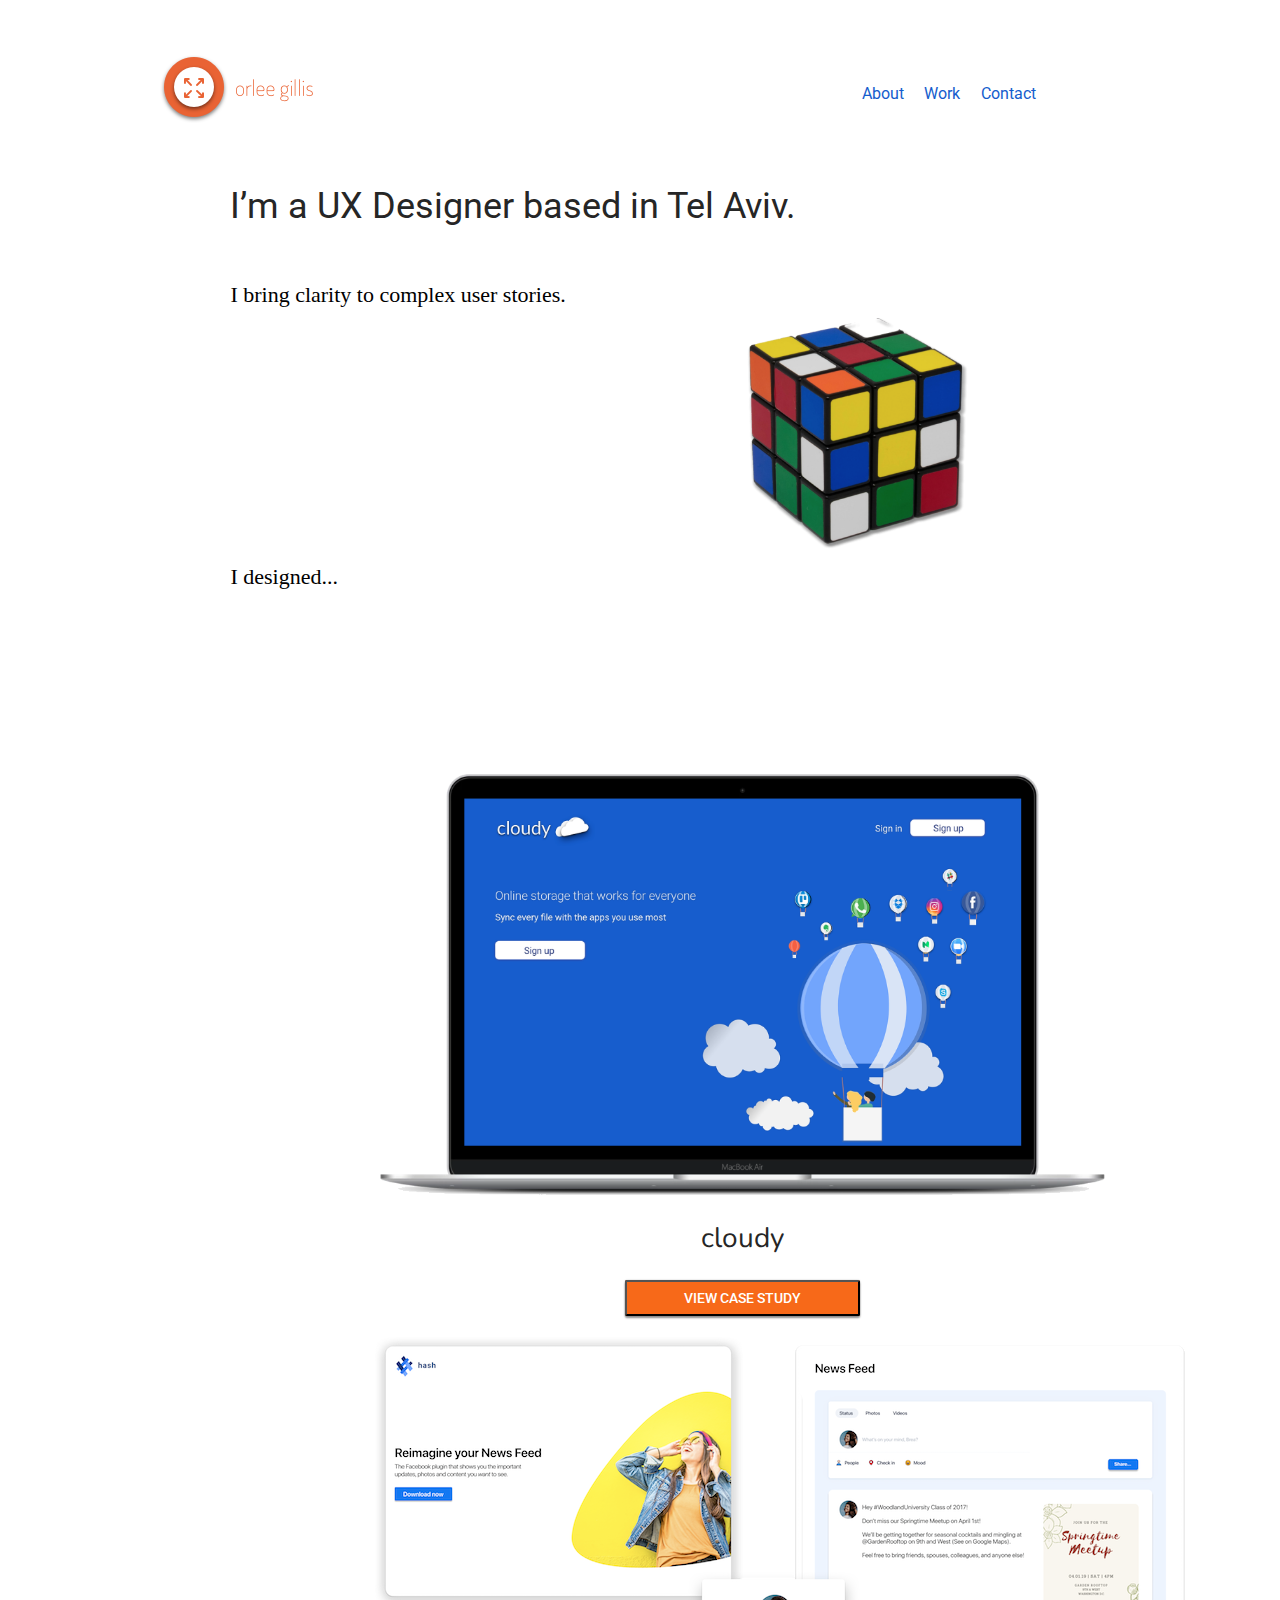
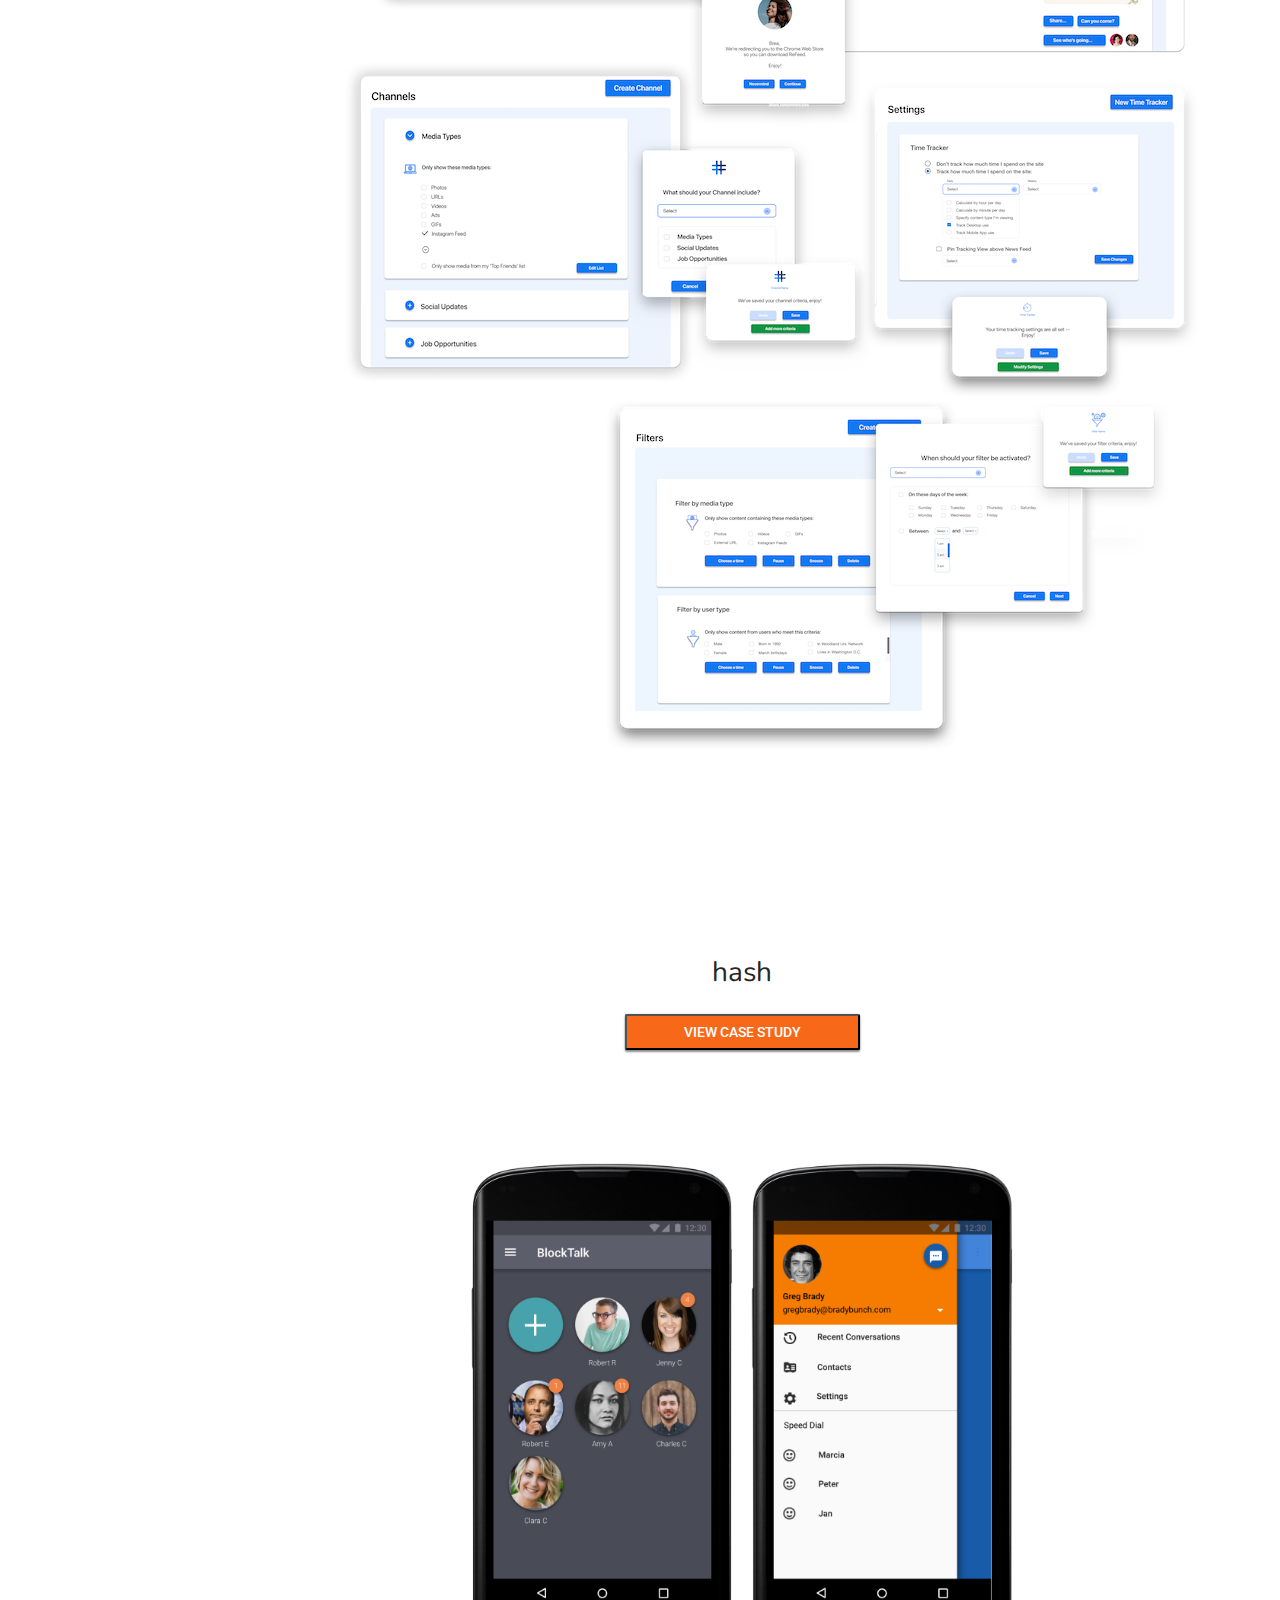
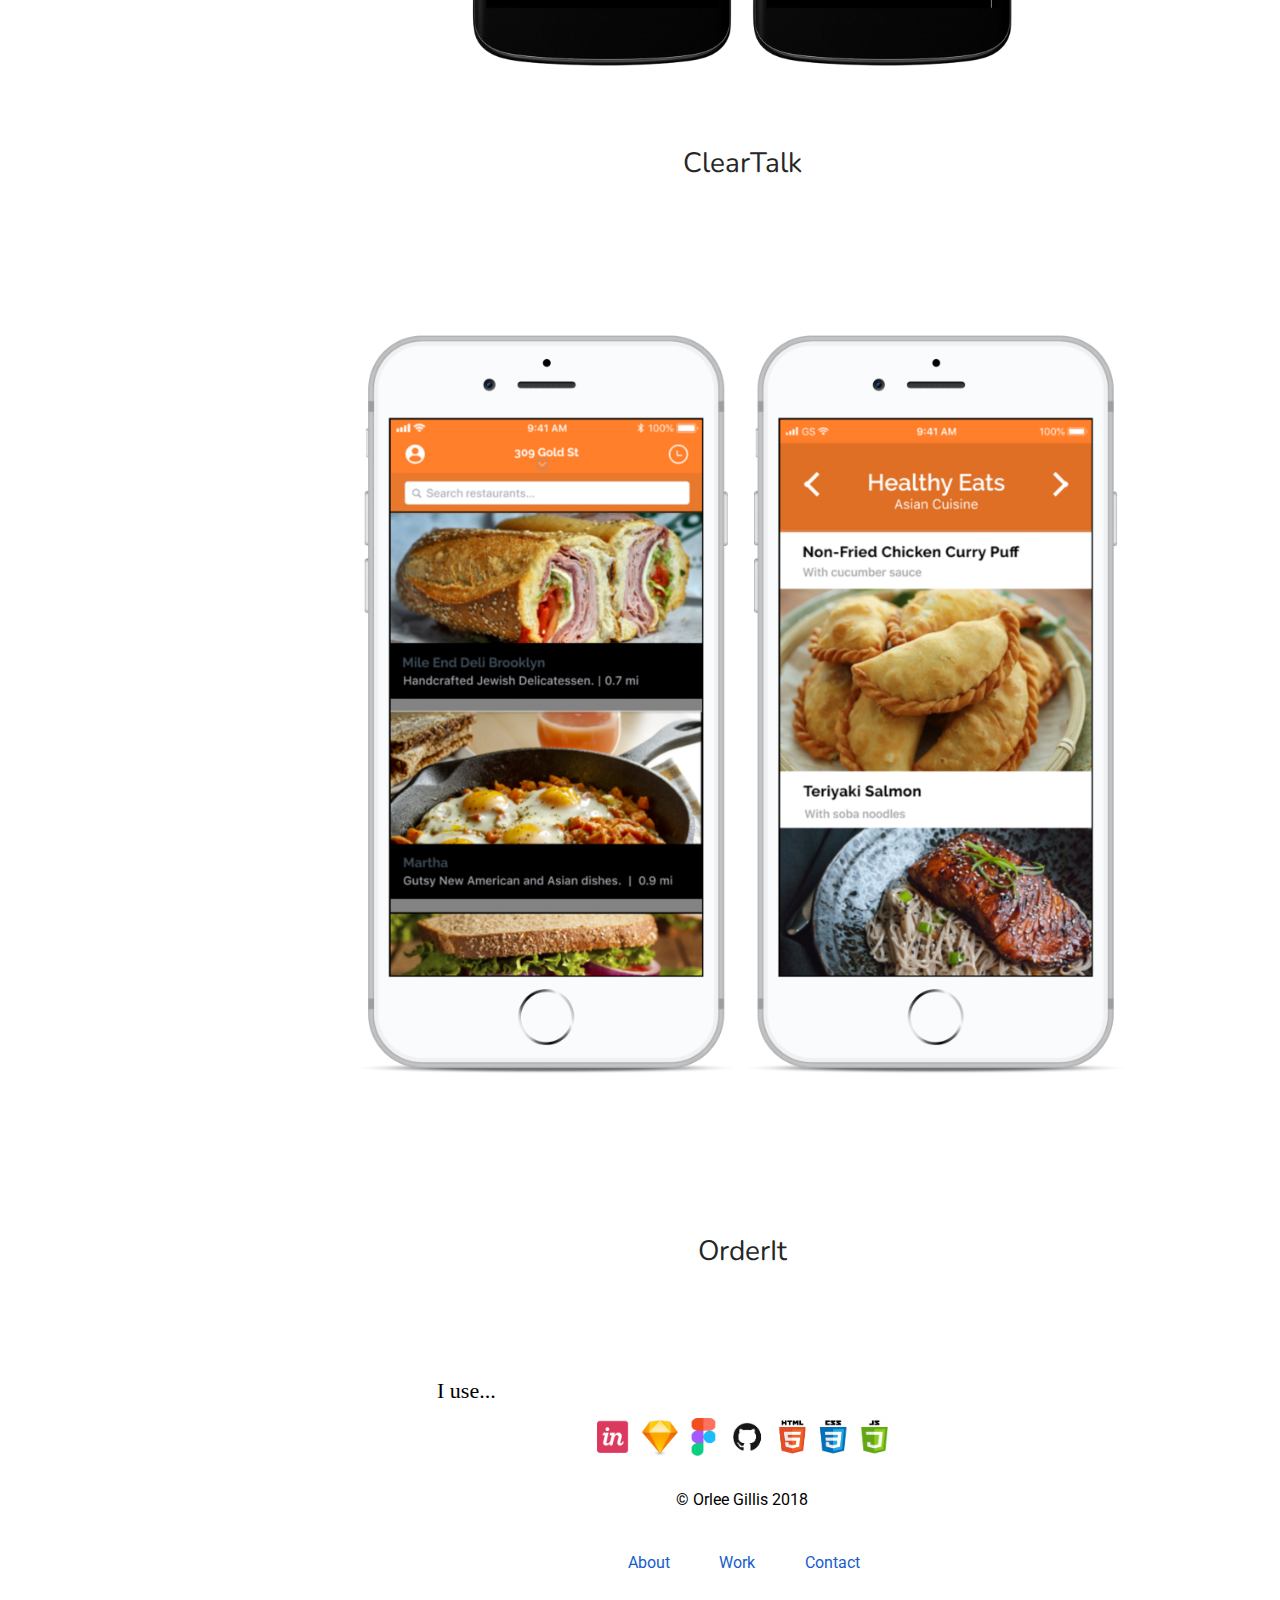
<file: index.html>
<!DOCTYPE html>
<html lang="en">
<head>
  <meta charset="utf-8">
  <title>Portfolio | Orlee Gillis</title>
  <meta name="viewport" content="width=device-width, initial-scale=1">
  <link rel="stylesheet" type="text/css" href="css/reset.css">
  <link rel="stylesheet" type="text/css" href="css/style.css">
  <link href="https://fonts.googleapis.com/css?family=Roboto" rel="stylesheet">
  <link href="https://fonts.googleapis.com/css?family=Nunito" rel="stylesheet">
  <link rel="stylesheet" href="https://cdnjs.cloudflare.com/ajax/libs/font-awesome/4.7.0/css/font-awesome.min.css">

  <!-- Global site tag (gtag.js) - Google Analytics -->
  <script async src="https://www.googletagmanager.com/gtag/js?id=UA-138259060-1"></script>
  <script>
  window.dataLayer = window.dataLayer || [];
  function gtag(){dataLayer.push(arguments);}
  gtag('js', new Date());

  gtag('config', 'UA-138259060-1');
</script>
</head>
<!--Body-->
<body>
  <div id="wrapper">
    <nav class="flex-container">
      <div class="logo-container">
        <a href="index.html"><img src="images/logo60x60orangedosis.png" class="logo" alt="og logo"></a>
      </div>



      <ul class="flex-container">
        <li class="navigation"><a href="about.html">About</a></li>
        <li class="navigation"><a href="https://medium.com/orlee-gillis-ux-design">Work</a></li>
        <li class="navigation"><a href="contact.html">Contact</a></li>
      </ul>
    </nav>


    <div class="container">    <!--Hero content-->
      <section class="hero">
        <h1 class="homepage">I’m a UX Designer based in Tel Aviv.</h1>
        <h4>I bring clarity to complex user stories.</h4>
        <img src="images/rubiksHero.png" class="rubiks" alt="rubiks">
        <h4>I designed...</h4>
            </div>
      </section>
  <!--end of indented section-->
      <!--cloudy-->
      <div class="project">
        <div class="cloudy-container">
          <img src="images/cloudyMockup.png" class= "cloudy" alt="cloudy mockup"/>
          <h2 class="name1">cloudy</h2>
          <div class="caseStudyBtn"><button onclick='window.location.href = "project1.html"' class="caseStudyBtn">VIEW CASE STUDY</button></div>
        </div>
      </div>
      <div class="project">
        <div class="cloudy-container">
          <img src="images/UI collage.png" class= "UI collage" alt="hash mockup"/>
          <h2 class="name1">hash</h2>
          <div class="caseStudyBtn"><button onclick='window.location.href = "https://medium.com/orlee-gillis-ux-design/refeed-case-study-a6c033914fd5"' class="caseStudyBtn">VIEW CASE STUDY</button></div>
        </div>
      </div>

    <!--cleartalk-->
    <div class="project">
      <div class="green">
        <img src="images/clearTalk.png" class="clearTalk" alt="clearTalk">
      </div>
      <div class="title-column-right">
        <h2 class="name2">ClearTalk</h2>
      </div>
    </div>

    <!--goodeats-->
    <div class="project">
      <div class="title-column-left">
        <h2 class="name3">GoodEats</h2>
        <div class="yellow">
          <img src="images/goodEats.png" class= "goodEats" alt="goodEats">
        </div>
      </div>

      <!--orderit-->
      <div class="project">
        <div class="blue">
          <img src="images/orderIt.png" class= "orderIt" alt="orderIt">
        </div>
        <div class="title-column-right-bottom">
          <h2>OrderIt</h2>
        </div>
      </div>

      <!--my tools-->
      <div class="iUse">
        <h4 class = "i-use-text">I use...</h4>
        <img src="images/mytools.png" alt="myTools" class="mytools">
      </div>
      <!--footer-->



      <!--<script>
      // When the user scrolls down 20px from the top of the document, show the button
      window.onscroll = function() {scrollFunction()};

      function scrollFunction() {
      if (document.body.scrollTop > 20 || document.documentElement.scrollTop > 20) {
      document.getElementById("myBtn").style.display = "block";
    } else {
    document.getElementById("myBtn").style.display = "none";
  }
}

// When the user clicks on the button, scroll to the top of the document
function topFunction() {
document.body.scrollTop = 0;
document.documentElement.scrollTop = 0;
}
</script>-->
<footer class="flex-container">

  <nav class="flex-container-footer">
    <div class="my-name">
      <p>© Orlee Gillis 2018</p>
    </div>
      <ul class="flex-container-footer">
        <li class="navigation"><a href="about.html">About</a></li>
        <li class="navigation"><a href="https://medium.com/orlee-gillis-ux-design">Work</a></li>
        <li class="navigation"><a href="contact.html">Contact</a></li>
    </ul>
  </nav>

</footer>
<script async src="https://www.googletagmanager.com/gtag/js?id=UA-138259060-1"></script>
<script>
window.dataLayer = window.dataLayer || [];
function gtag(){dataLayer.push(arguments);}
gtag('js', new Date());

gtag('config', 'UA-138259060-1');
</script>
</div>
</body>
</html>
</file>
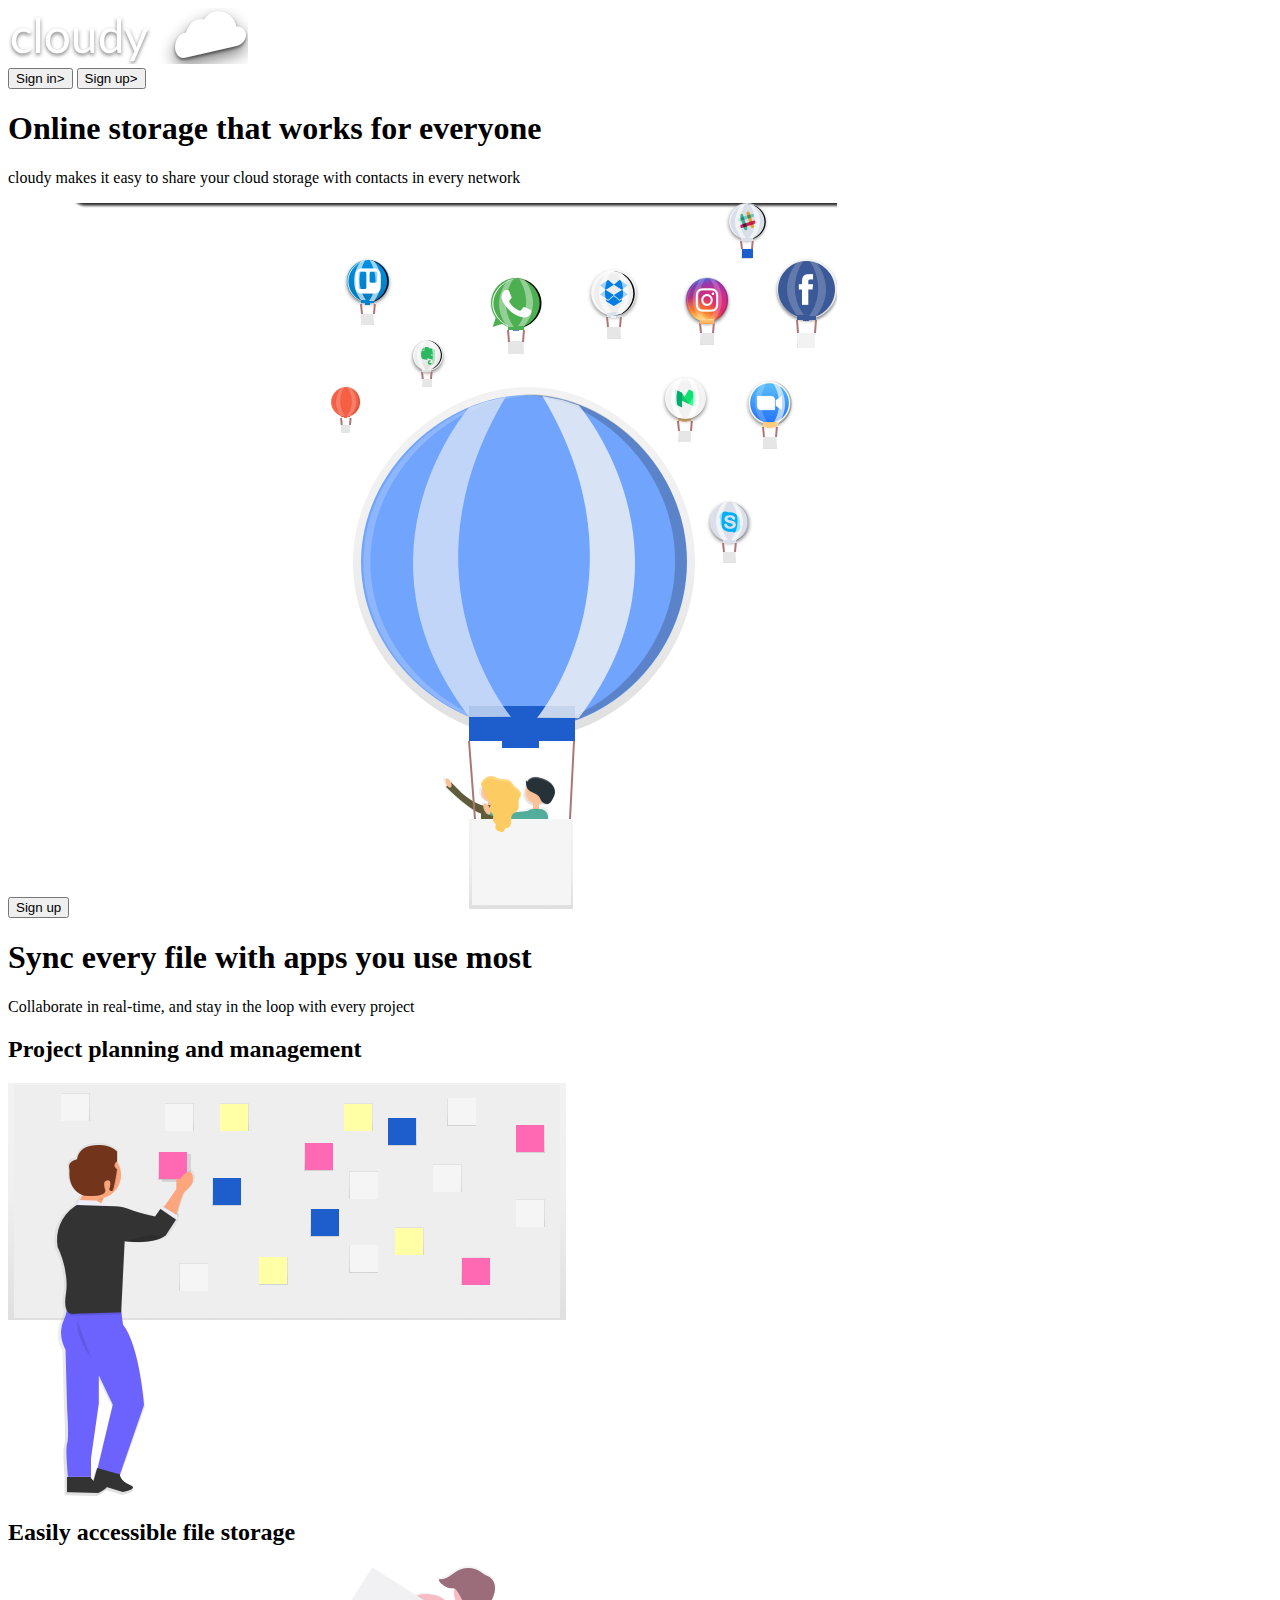
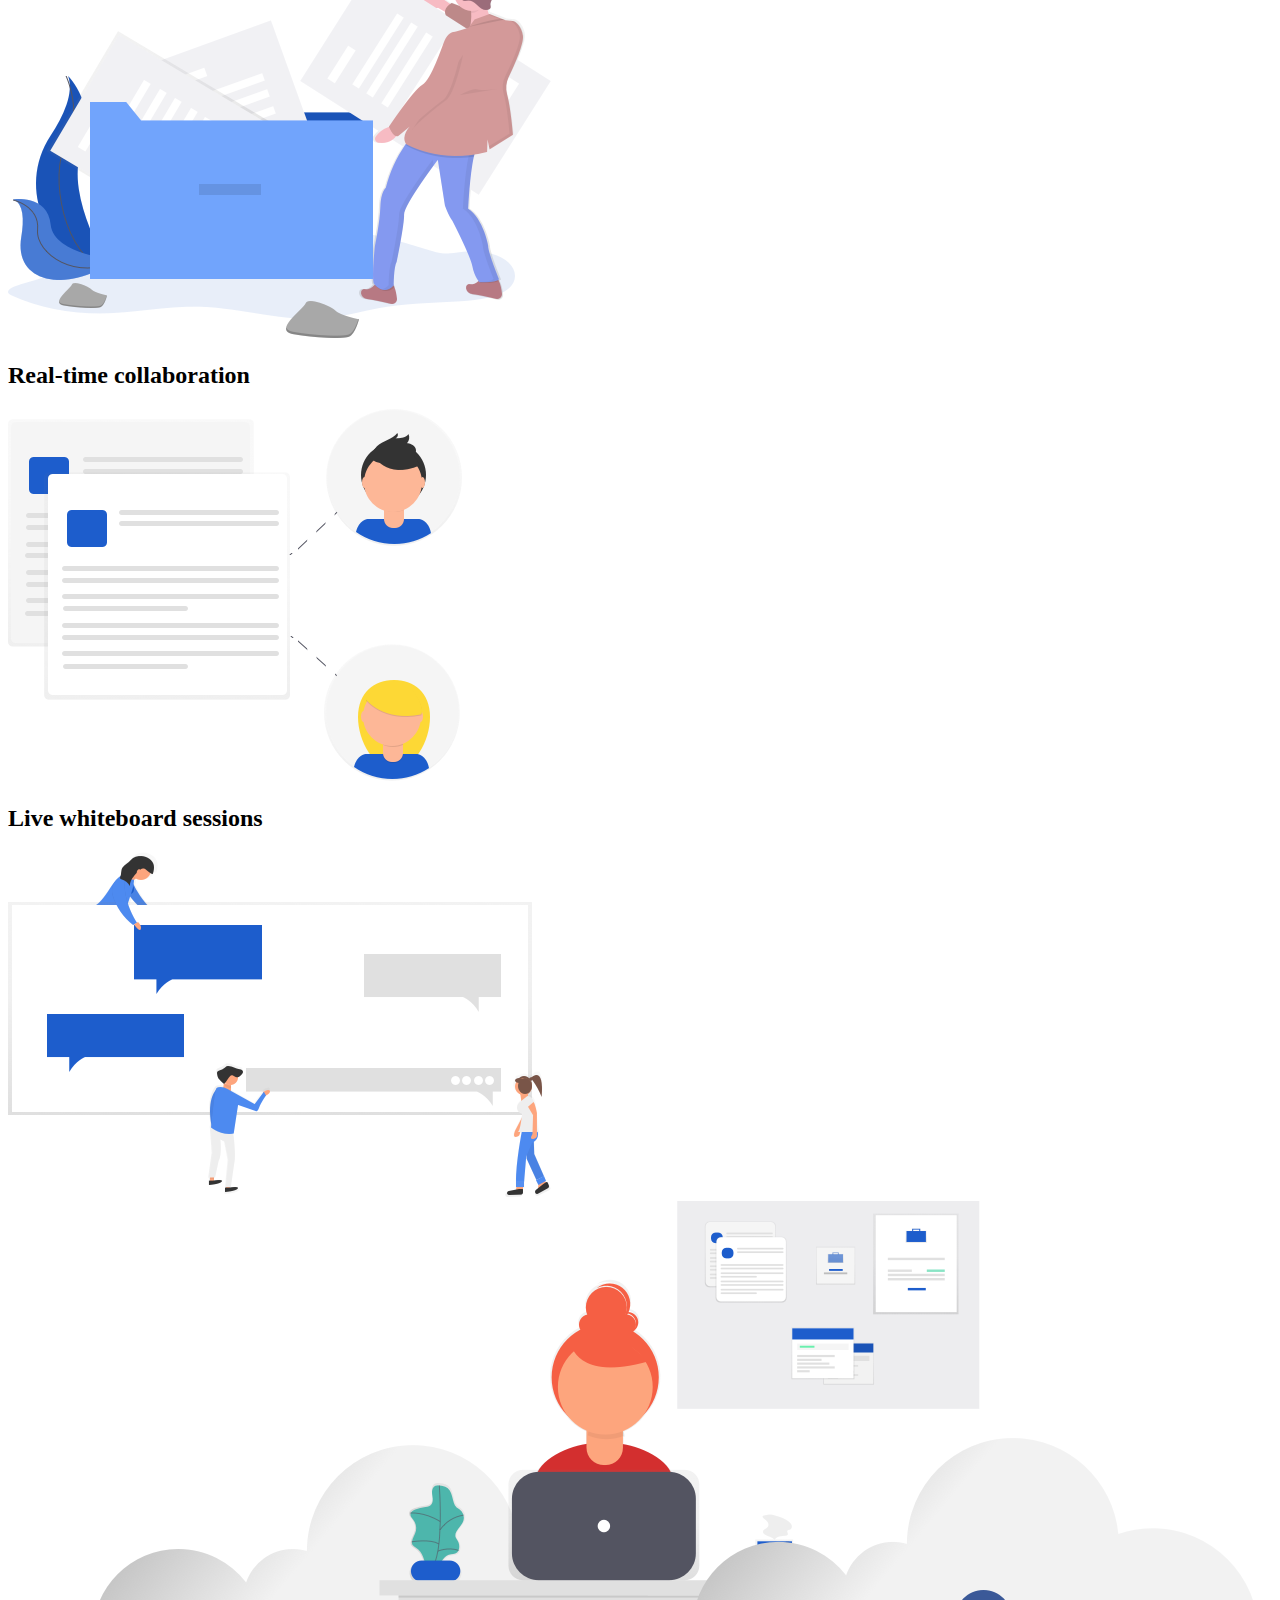
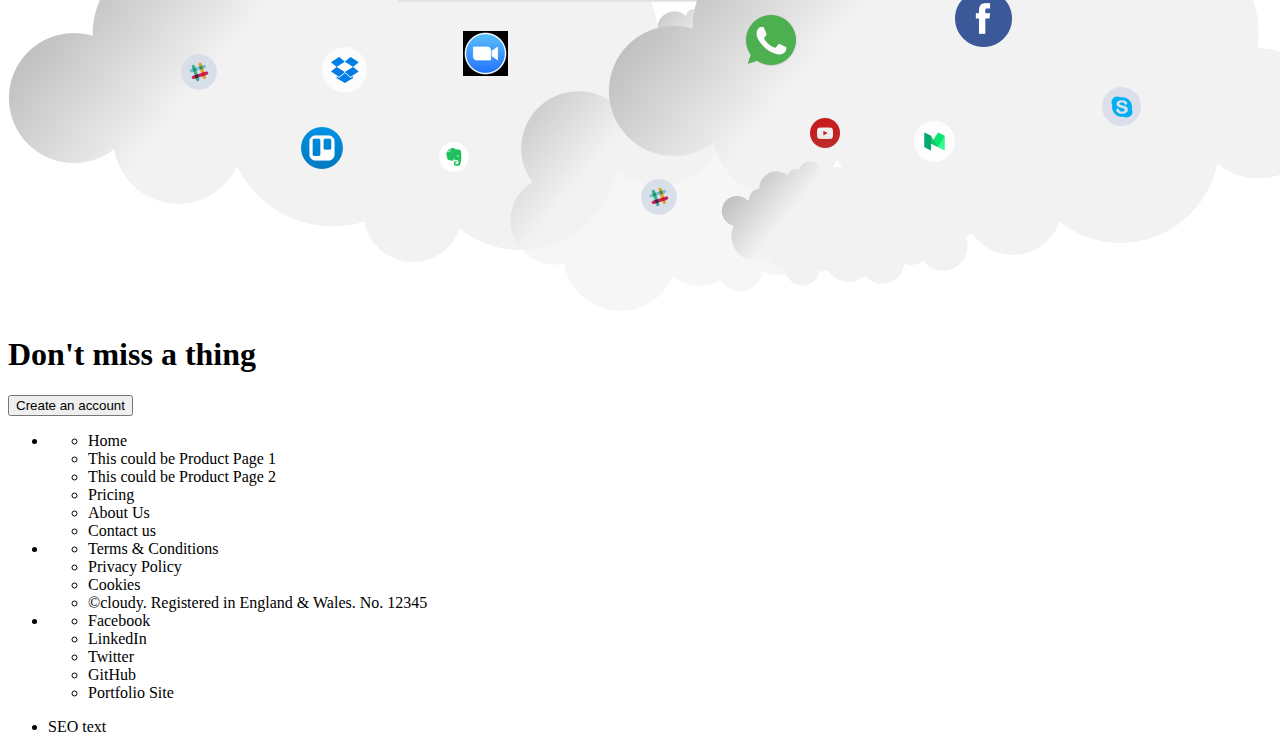
<file: portfolio/index.html>
<!DOCTYPE html>
<html>
  <head>
    <title>cloudy</title>
  </head>
  <body>
    <section class="first">


    <div class="navigation">
      <div class ="logo">
        <img src="images/favorite_logo.png" alt="">
        </div>
        <button type="button">Sign in></button>
        <button type="button">Sign up></button>
    </div>
    <h1>Online storage that works for everyone</h1>
    <p>cloudy makes it easy to share your cloud storage with contacts in every network</p>
    <button type="button">Sign up</button>
    <img src="images/hero_image.png" alt="hero">
    </section>
    <section class="second">


      <h1>Sync every file with apps you use most</h1>
      <p>Collaborate in real-time, and stay in the loop with every project</p>
        <div class="project">
          <h2>Project planning and management</h2>
          <img src="images/project_Planning.png" alt="project">
        </div>
        <div class="storage">
          <h2>Easily accessible file storage</h2>
          <img src="images/easilyAccessibleFileStorage.png" alt="storage">
        </div>
        <div class="collaboration">
          <h2>Real-time collaboration</h2>
          <img src="images/liveCollaboration.png" alt="collaboration">
        </div>
        <div class="whiteboard">
          <h2>Live whiteboard sessions</h2>
          <img src="images/whiteBoardCollaboration.png" alt="whiteboard">
        </div>
    </section>
    <section class="third">
      <img src="images/girlDividerSocialCloud.png" alt="girlDividerSocialCloud">
      <h1>Don't miss a thing</h1>
      <button type="button">Create an account</button>
    </section>

    <div class="footer-container">
      <footer>
        <ul class="footer-list">
            <li class="sitemap">
                  <ul class="pages">
                      <li>Home</li>
                      <li>This could be Product Page 1</li>
                      <li>This could be Product Page 2</li>
                      <li>Pricing</li>
                      <li>About Us</li>
                      <li>Contact us</li>
                  </ul>
            </li>

            <li class="legal">
                  <ul>
                      <li>Terms & Conditions</li>
                      <li>Privacy Policy</li>
                      <li>Cookies</li>
                      <li>©cloudy. Registered in England & Wales. No. 12345</li>
                  </ul>
            </li>
            <li class="social">
                  <ul>


              <li>Facebook</li>
              <li>LinkedIn</li>
              <li>Twitter</li>
              <li>GitHub</li>
              <li>Portfolio Site</li>
                  </ul>
            </li>

            <li class="seo">
                <p>SEO text</p>
            </li>

        </ul>
      </footer>

    </div>
  </body>
</html>
</file>
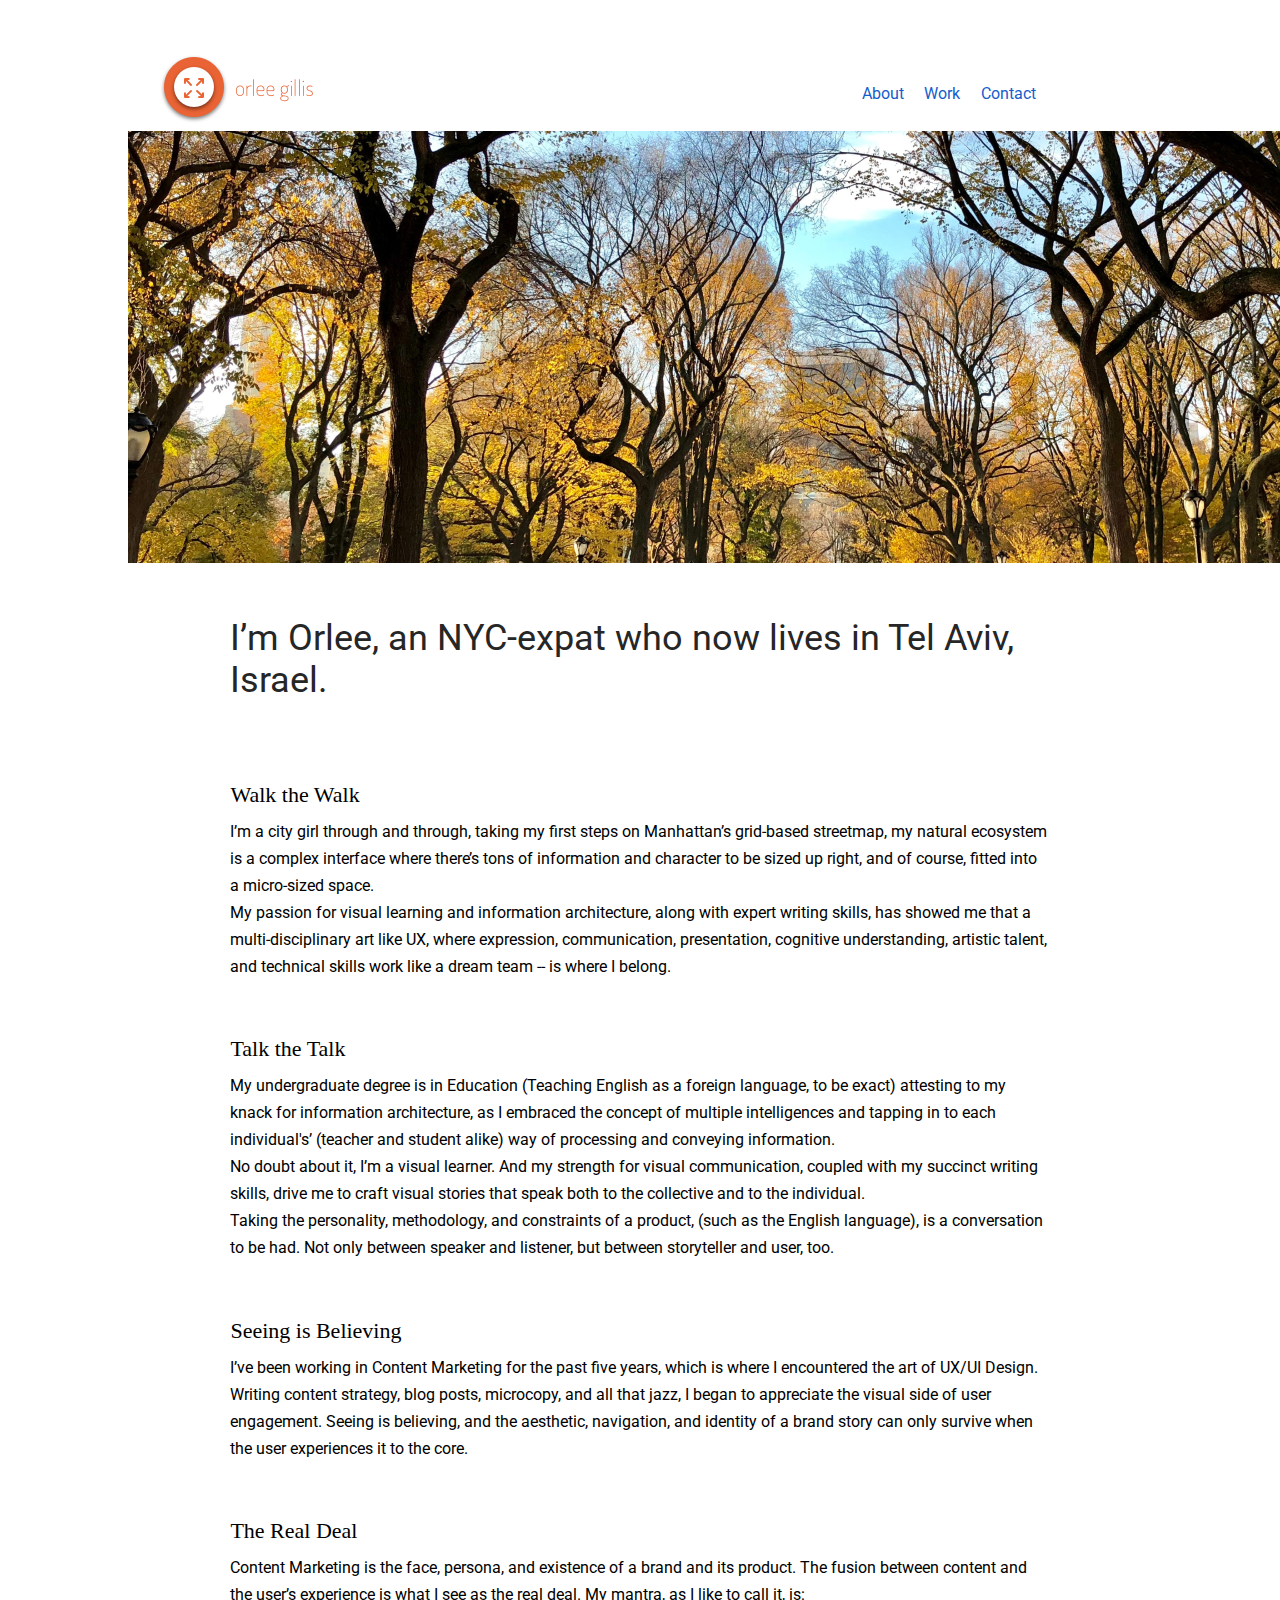
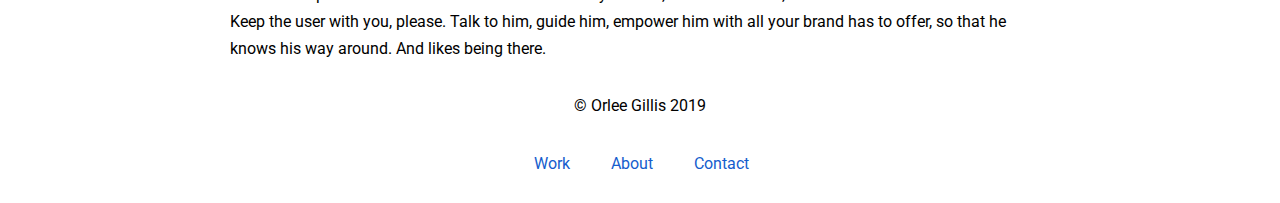
<file: about.html>
<!DOCTYPE html>
<html lang="en">
<head>
  <meta charset="utf-8">
  <title>About Me | Orlee Gillis</title>
  <meta name="viewport" content="width=device-width, initial-scale=1">
  <link rel="stylesheet" type="text/css" href="css/reset.css">
  <link rel="stylesheet" type="text/css" href="css/style.css">
  <link href="https://fonts.googleapis.com/css?family=Roboto" rel="stylesheet">
  <link href="https://fonts.googleapis.com/css?family=Nunito" rel="stylesheet">
  <link rel="stylesheet" href="https://cdnjs.cloudflare.com/ajax/libs/font-awesome/4.7.0/css/font-awesome.min.css">

  <!-- Global site tag (gtag.js) - Google Analytics -->
  <script async src="https://www.googletagmanager.com/gtag/js?id=UA-138259060-1"></script>
  <script>
  window.dataLayer = window.dataLayer || [];
  function gtag(){dataLayer.push(arguments);}
  gtag('js', new Date());

  gtag('config', 'UA-138259060-1');
</script>
</head>
<!--Body-->
<body>
  <div id="wrapper">
    <nav class="flex-container">
      <div class="logo-container">
        <a href="index.html"><img src="images/logo60x60orangedosis.png" class="logo" alt="og logo"></a>
      </div>



      <ul class="flex-container">
        <li class="navigation"><a href="about.html">About</a></li>
        <li class="navigation"><a href="https://medium.com/orlee-gillis-ux-design">Work</a></li>
        <li class="navigation"><a href="contact.html">Contact</a></li>
      </ul>
    </nav>
<div class="flex-container">
    <img src="images/hero_image_about.png" class="about-hero-image" alt="trees of Central Park in Autumn">
  </div>
    <div class="container">
      <h1 class="homepage">I’m Orlee, an NYC-expat who now lives in Tel Aviv, Israel. </h1>

      <h4>Walk the Walk</h4>
      <p>I’m a city girl through and through, taking my first steps on Manhattan’s grid-based streetmap, my natural ecosystem is a complex interface where there’s tons of information and character to be sized up right, and of course, fitted into a micro-sized space. </p>

      <p>
        My passion for visual learning and information architecture, along with expert writing skills, has showed me that a multi-disciplinary art like UX, where expression, communication, presentation, cognitive understanding, artistic talent, and technical skills work like a dream team -- is where I belong.
      </p>

      <h4>Talk the Talk</h4>
      <p>My undergraduate degree is in Education (Teaching English as a foreign language, to be exact) attesting to my knack for information architecture, as I embraced the concept of multiple intelligences and tapping in to each individual's’ (teacher and student alike) way of processing and conveying information.</p>
      <p>
        No doubt about it, I’m a visual learner. And my strength for visual communication, coupled with my succinct writing skills, drive me to craft visual stories that speak both to the collective and to the individual.</p>

        Taking the personality, methodology, and constraints of a product, (such as the English language), is a conversation to be had. Not only between speaker and listener, but between storyteller and user, too. </p>

        <h4>Seeing is Believing</h4>
        <p> I’ve been working in Content Marketing for the past five years, which is where I encountered the art of UX/UI Design.</p>
        <p>
          Writing content strategy, blog posts, microcopy, and all that jazz, I began to appreciate the visual side of user engagement. Seeing is believing, and the aesthetic, navigation, and identity of a brand story can only survive when the user experiences it to the core. </p>

          <h4>The Real Deal</h4>
          <p>Content Marketing is the face, persona, and existence of a brand and its product. The fusion between content and the user’s experience is what I see as the real deal. My mantra, as I like to call it, is: </p>
          <p>
            Keep the user with you, please. Talk to him, guide him, empower him with all your brand has to offer, so that he knows his way around. And likes being there. </p>
          </div>
          <footer class="flex-container">

            <nav class="flex-container-footer">
              <div class="my-name">
                <p>© Orlee Gillis 2019</p>
              </div>
              <ul class="flex-container-footer">
                <li class="navigation"><a href="https://medium.com/orlee-gillis-ux-design">Work</a></li>
                <li class="navigation"><a href="about.html">About</a></li>
                <li class="navigation"><a href="contact.html">Contact</a></li>
              </ul>
            </nav>

          </footer>
          <script async src="https://www.googletagmanager.com/gtag/js?id=UA-138259060-1"></script>
          <script>
          window.dataLayer = window.dataLayer || [];
          function gtag(){dataLayer.push(arguments);}
          gtag('js', new Date());

          gtag('config', 'UA-138259060-1');
          </script>
        </div>
      </body>
      </html>
</file>
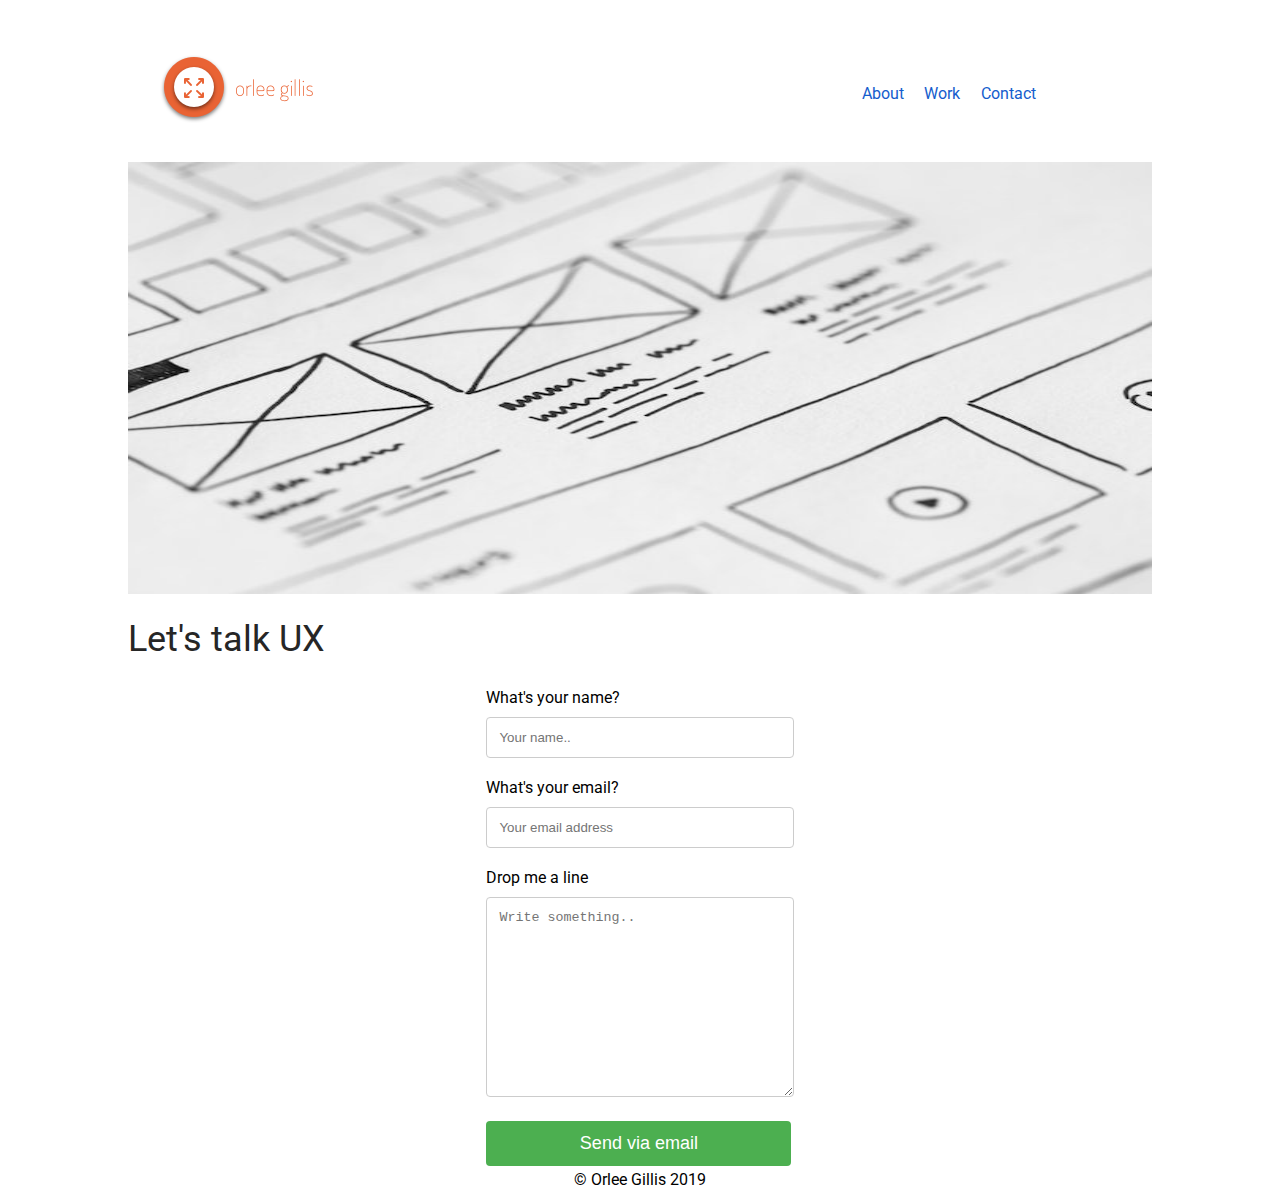
<file: contact.html>
<!DOCTYPE html>
<html lang="en">
<head>
  <meta charset="utf-8">
  <title>Contact | Orlee Gillis</title>
  <meta name="viewport" content="width=device-width, initial-scale=1">
  <link rel="stylesheet" type="text/css" href="css/reset.css">
  <link rel="stylesheet" type="text/css" href="css/style.css">
  <link href="https://fonts.googleapis.com/css?family=Roboto" rel="stylesheet">
  <link href="https://fonts.googleapis.com/css?family=Nunito" rel="stylesheet">
  <link rel="stylesheet" href="https://cdnjs.cloudflare.com/ajax/libs/font-awesome/4.7.0/css/font-awesome.min.css">

  <!-- Global site tag (gtag.js) - Google Analytics -->
  <script async src="https://www.googletagmanager.com/gtag/js?id=UA-138259060-1"></script>
  <script>
  window.dataLayer = window.dataLayer || [];
  function gtag(){dataLayer.push(arguments);}
  gtag('js', new Date());

  gtag('config', 'UA-138259060-1');
</script>
</head>
<!--Body-->
<body>
  <div id="wrapper">
    <nav class="flex-container">
      <div class="logo-container">
        <a href="index.html"><img src="images/logo60x60orangedosis.png" class="logo" alt="og logo"></a>
      </div>



      <ul class="flex-container">
        <li class="navigation"><a href="about.html">About</a></li>
        <li class="navigation"><a href="project1.html">Work</a></li>
        <li class="navigation"><a href="contact.html">Contact</a></li>
      </ul>
    </nav>
    <div class="flex-container">
        <img src="images/contact-page-photo.jpg" class="contact-hero-image" alt="wireframes">
      </div>
    <h1 class="contact">Let's talk UX</h1>
    <div class="container-contact">
      <form action="https://formspree.io/orlee.gillis@gmail.com" method="POST">
    <column>
    <label for="fname">What's your name?</label>
    <input type="text" id="fname" name="firstname" placeholder="Your name..">

    <label for="lname">What's your email?</label>
    <input type="text" id="email" name="lastname" placeholder="Your email address">


    <label for="subject">Drop me a line</label>
    <textarea id="subject" name="subject" placeholder="Write something.." style="height:200px"></textarea>

    <input type="submit" value="Send via email">
    </column>
</form>
</div>
          <footer class="flex-container">

            <nav class="flex-container-footer">
              <div class="my-name">
                <p>© Orlee Gillis 2019</p>
              </div>
            </nav>

          </footer>
          <script async src="https://www.googletagmanager.com/gtag/js?id=UA-138259060-1"></script>
          <script>
          window.dataLayer = window.dataLayer || [];
          function gtag(){dataLayer.push(arguments);}
          gtag('js', new Date());

          gtag('config', 'UA-138259060-1');
          </script>
        </div>
      </body>
      </html>
</file>
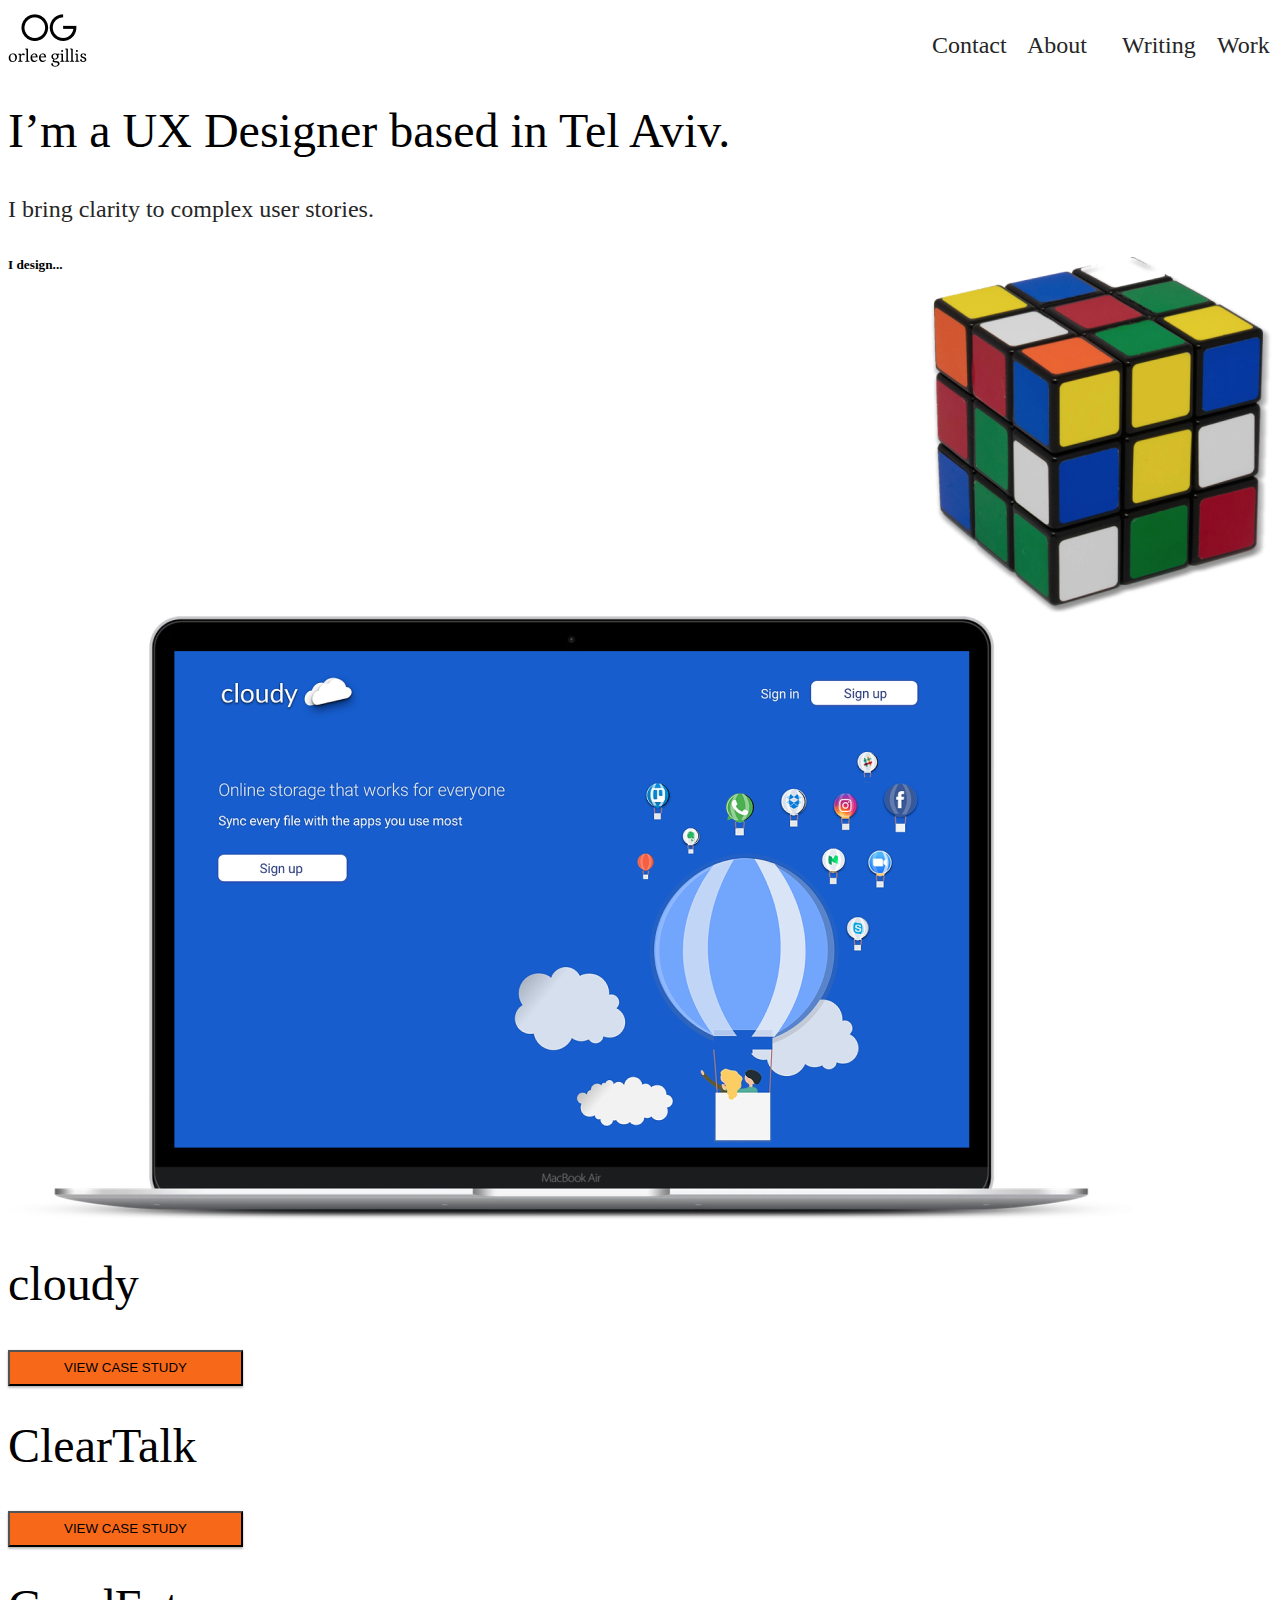
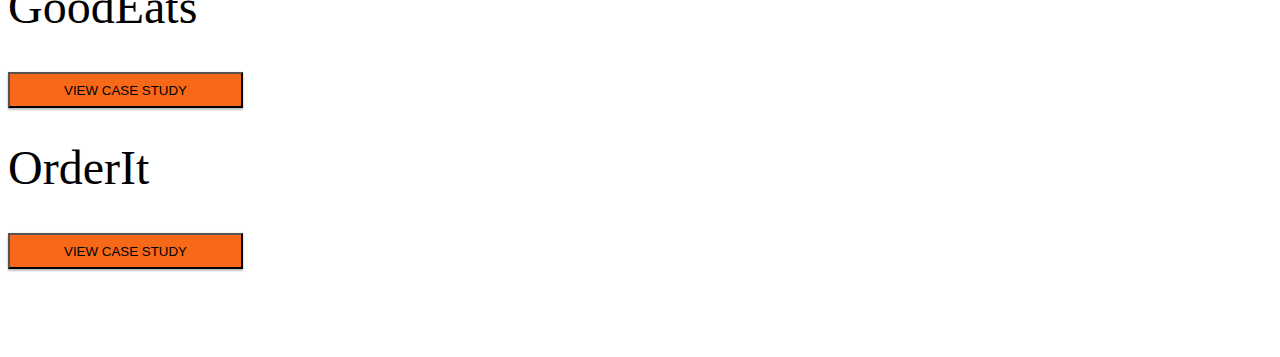
<file: portfolio site/project.html>
<!DOCTYPE html>
<html>
  <head>
    <title>Portfolio | Orlee Gillis</title>
    <meta name="viewport" content="width=device-width, initial-scale=1">

   <link rel="stylesheet" href="styles/main.css">
  </head>
  <body>

 <header role=banner>

<nav>
   <img src="images/logo 100x77.png" class="logo" alt="og logo">
<ol>Work</ol>
<ol>Writing</ol>
<ol>About</ol>
<ol>Contact<ol>
</nav>
   </header>
   <h1>I’m a UX Designer based in Tel Aviv.</h1>
   <h4>I bring clarity to complex user stories.</h4>

   <img src="images/rubiks_cube.png" class="rubiks" alt="rubiks">

       <main>
         <h5>I design...</h5>

<div>
  <div>
              <img src="images/cloudy_mockup.png" class= "cloudy" alt="cloudy mockup"/>

              <h1 class ="name">cloudy</h1>
<button>VIEW CASE STUDY</button>
</div>
</div>
<div>
<h1>ClearTalk</h1>
<button>VIEW CASE STUDY</button>
</div>

<div>
<h1>GoodEats</h1>
<button>VIEW CASE STUDY</button>
</div>

<div>
<h1>OrderIt</h1>
<button>VIEW CASE STUDY</button>
</div>


   </main>
       <footer></footer>
  </body>
</html>
</file>
<file: css/style.css>
* {
  box-sizing:border-box;
}


body {
  width:100%;
  font-family: roboto, sans-serif;
  font-size:16px;
  margin: auto;
  line-height: 27px;
}

#wrapper {
  width: 100%;
  max-width: 1024px; /* or whatever max value you prefer */
  margin: 0 auto;
}

nav.flex-container {
  flex-wrap: nowrap;
  text-align: center;
  padding-top: 5%;
  width:100%;
  display: flex;
  flex-direction: column;

}

div.logo-container {
  text-align:center;
  margin-left: 0 auto;
  margin-right: 0 auto;

}

nav.flex-container li{
  display: block;
  margin-bottom:5px;

}

nav.flex-container ul{
  justify-content: flex-end;
}

ul.flex-container {
    flex-direction: column;
    margin: auto;
  }

ul.flex-container-footer {
    flex-direction: column;
    margin-top: 2%;
}

ul.flex-container-nav {
  font-family:Roboto;
  font-style:normal;
  font-weight:300;
  line-height:normal;
  text-align:center;
  color:#262626;
  justify-content: flex-end;
  flex-direction:row;
  display:flex;
  justify-content: space-around;
  list-style:none;
  flex-wrap: nowrap;
  margin-left:70%;
  padding-left: 0%;

}



a.page {
  justify-content: space-around;
  padding-left: 5%;
}
.flex-container-ul {
  padding-top:1%;
  padding-left:5%;
}


li.navigation {
  list-style:none;
  flex-wrap: wrap;
  flex-direction: row;
  padding-left: 1%;
  padding-right:1%;

}

a {
  text-decoration: none;
  color:#155DCD;
  font-weight:300px;
  margin:3%;

}

section.main {
  width:auto;
  height: 100%;
  margin-left: 10%;
  margin-right: 10%;
  flex-direction: column;
  flex-wrap: wrap;
  margin-bottom: 5%;
}

p.section-description.title {
  font-weight:900;
}


/* index.html*/

div.container {
  margin-left: 10%;
  margin-right: 10%;
  display: flex;
  flex-direction: column;
}
h1.homepage {
  font-family:Roboto;
  font-style:normal;
  font-weight:400;
  line-height:normal;
  font-size:36px;
  text-align:left;
  color:#262626;
  clear:both;
}

h3 {
  font-size:28px;
  text-align:left;
  font-family:nunito;
  padding-top: 5%;
}

h4 {
  font-family:Roboto-light;
  font-style:normal;
  font-weight:300;
  line-height:normal;
  font-size:22px;
  color:black;
  clear:both;
  margin-top: 40px;
  margin-bottom: 10px;
  padding-top:2%;

}

img.rubiks {
  display:none;
}

div.project {
  clear:both;
  display: flex;
  flex-direction: row;
  justify-content: center;
  align-items: center;
  width: 120%;

}

.iDesign {
  font-family:Roboto;
  font-style:normal;
  font-weight:300;
  font-size:32px;
  color:#262626;
  float:left;
  clear:both;
  padding-bottom:10%;
  padding-top: 10%;
  margin:0;
}

div.cloudy-container {
  padding-top: 5%;
  margin:auto;
  display:flex;
  flex-direction:column;
  align-items: center;
}

img.cloudy,img.refeed {
  position:relative;
  margin-top:10%;
}

h2 {
  font-family:Nunito;
  font-style:normal;
  font-weight:400;
  line-height:normal;
  font-size:32px;
  text-align:center;
  color:#262626;
}


.clearTalk {
  width:110%;
}

.green {
  width:60%;
  height:70%;
  background:#188238;
  box-shadow:inset 0 4px 4px rgba(0,0,0,0.25);
  border-radius:2px;
  line-height:normal;
  float:left;
  margin-top:5%;
  align-items:center;
}

.title-column-right {
  text-align:center;
  flex-direction:column;
  align-items: center;
}

.title-column-left {
  text-align:center;
  float:left;
  flex-direction:column;
  width:40%;
  align-items:center;
}

.yellow {
  width:60%;
  height: 70%;
  background:#FEDD52;
  box-shadow:inset 0 4px 4px rgba(0,0,0,0.25);
  border-radius:2px;
  line-height:normal;
  align-items:center;
  float:right;
  margin-top:10%;
  margin-bottom: 5%;
}

.goodEats {
  align-items:center;
  background-position:center;
  display:flex;
  width:90%;
  margin:50px;
}

.title-column-right-bottom {
  text-align:center;
  flex-direction:column;
  float:right;
  margin-top: 5%;
}

.blue {
  width:60%;
  /*height:70%;*/
  background:#2C4E7A;
  box-shadow:inset 0 4px 4px rgba(0,0,0,0.25);
  border-radius:2px;
  line-height:normal;
  float:left;
  align-items:center;
  margin-top: 5%;
  margin-bottom: 5%:
}

.orderIt {
  width:120%;
}

.container2 {
  padding-top:30px;
  width:70%;
  margin:0 auto;
}

.iUse {
  padding-top:30px;
  padding-bottom:30px;
  height:20%;
  display:block;
}

.i-use-text {
  margin-left:8%;
}
footer.flex-container {
  bottom:0;
  width:100%;
  text-align:center;
}

.bottom-nav {
  display:inline-flex;
  margin-right:40px;
}

div.my-name {
  font-size:16px;
  flex-wrap: nowrap;
}

div.my-name.p {
  margin-left: 12%;
}

#myBtn {
  visibility: hidden;
}


.nav-item {
  float:right;
  padding-left:10px;
  padding-right:10px;
  font-size:16px;
}

.project-overview {
  width: 100%;
  margin-left: auto;
  margin-right: auto;
}

section.container {
  display:flex;
  width: 100%;
  flex-direction:column;
}
h1.project {
  font-family:nunito;
  width:100%;
  display:inline-block;
  font-size: 36px;
}


.flex-container-process {
  margin-top: 2%;
  list-style: none;
  text-align: center;
  font-size: 12px;
}

.flex-container-process ul{
  padding:2%;
  height:80%;

  border-radius: 5px;
  justify-content: space-evenly;
  list-style: none;
  flex-direction: column;
  margin: .5%;
}

.flex-container-process * li{
  padding: 1%;
  color: white;
  font-size: 16px;
  flex-wrap: wrap;
  height: fit-content;
  margin-left: auto;
  margin-right: auto;
}

.color-0A2043{
  background-color: #0A2043;
}

.color-39517E{
  background-color: #39517E;
}

.color-4C5DAA{
  background-color: #4C5DAA;
}

.color-0D258C{
  background-color: #0D258C;
}

.color-1D5DCC{
  background-color: #1D5DCC;
}



.project-page {
  padding-top:2%;
  padding-bottom:1%;
  font-family: Roboto;

}

div.grid {
}


div.toggles {
  margin-left: auto;
  margin-right: auto;
}

.btn-primary {
  font-family: roboto;

}

a.btn.btn-primary.collapsed {
  margin: 5%;
}

a.btn.btn-primary {
  margin: 2%;
}

div#multiCollapseExample3.multi-collapse.collapse.show {
  margin-left: auto;
  margin-right: auto;
  display: block;
  margin-top:2%;
}

img.img-fluid {
  margin-left:auto;
  margin-right:auto;
  margin-top:2%;
  display:block;
}

.flex-container-process-swot {
  margin-top: 2%;
  list-style: none;
  display: flex;
  width: 100%;
  flex-direction: row;
  justify-content: space-around;
  text-align: left;
  color:white;
}
/*
.row:after {
display:table;
clear:both;
content:"";
}*/

.column {
  padding:10px;
}

.swot {
  display:flex;
  text-align:left;
  clear:both;
  margin-top: 2%;
}

h4.project-page-swot {
  text-align: center;
  margin-bottom: 2%;
  font-family: roboto;
  color:white;
}

ul.swot {
  padding: 5%;
  border-radius: 5px;
  line-height: 27px;
  list-style: none;
  flex-direction: column;
  margin: .5%;
  background-color: #0A2043;
  height: 250px;
}

li.swot {
  padding-left: 5%;
  font-size: 16px;
  line-height: normal;
  color: white;


}

div.user-stories-row {
  text-align:center;
}
ul.userstories {
  height: 90%;
  padding: 3%;
  border-radius: 5px;
  justify-content: space-evenly;
  flex-direction: column;
  background-color: #0A2043;

}

li.swot-list-title {
  text-align:center;
  font-size: larger;
}

p.section-description-container {
  width:100%;
  display:block;
  margin-top:0;
}

.view-button {
  padding-left:50%;
  padding-top:3%;
}


div.flex-container-child {
  display:flex;
  align-items:center;
}

img.competitor-logo {
  width:80px;
  margin-left:10%;
}

div.quotes {
  line-height:27px;
  margin-left:25%;
  width: 52%;
  background-color: #0A2043;
  color: white;
  border-radius: 5%;
  padding: 2%;
  display:flex;
  flex-direction:row;
  align-items: center;
}

div.flex-container {
  display: flex;
  flex-direction: column-reverse;
}
ul.users-love {
  width:max-content;

}

img.arrow {
  margin-left:14%;
  margin-top:1%;
}

div.google-love {
  float:right;

}

div.flex-container.user-personas {
  display:flex;
  clear:both;
  flex-direction:column;
  flex-wrap:wrap;
  text-align:left;
  justify-content:center;
  margin-top: 2%;
}


img.persona {
  width: 80px;
  height: 80px;
  display: block;
}

div.flex-container.persona-container {
  display:flex;
  clear:both;
  flex-direction:column;
  text-align:left;
  padding-top:2%;
  padding-left:2%;
  padding-right:2%;
  outline-style:solid;
  outline-width:.1px;
  outline-color:#A9A9A9;
  margin-bottom:5%;
}

div.flex-container.persona-bio {
  flex-direction:row;
  margin-left: 15%;
  margin-top:2%;
}

div.flex-container.img-name {
  display:flex;
  clear:both;
  flex-direction:row;
}

div.persona {
}

ul.persona-text {
  padding-left:0;
  padding-bottom:0;
  margin-bottom:0;
}

div.flex-container.bio-class {
  flex-direction:column;
  padding-left:0;
  margin-left:4%;
  margin-top:4%;
}


div.subtitle {
  font-size:18px;
  padding-top:6%;
  text-align:center;
}

div.role {
  padding-top:5%;
  font-family:Roboto;
  font-style:normal;
  font-weight:100;
  font-size:14px;
  line-height:27px;
  text-align:center;
  margin-bottom:4%;
}

div.flex-container.persona-text.ul {
  padding-left:0;
}

li.subtitle {
  font-size:16px;
  margin-bottom:2%;
  margin-top:2%;
}

li.persona-li {
  font-family:Roboto;
  font-style:normal;
  font-weight:100;
  font-size:14px;
  line-height:27px;
  padding-bottom:5%;
}

ul.flex-container.user-stories {
  float:left;
  text-align:left;
  font-size:16px;
  margin-top:1%;
  margin-bottom: 1%;
}

div.flex-container-flows {
  width:100%;

}
.hand {
  grid-area:overlap;
}

img.signup {
  visibility:hidden;
  display:none;
}

img.userflow {
  width:100%;
  height:auto;
  max-width:600px;
}

div.grahpic {

}


div.flows {
  display:flex;
  flex-wrap: wrap;
  clear:both;
  flex-direction:row;
  margin-top: 3%;
  padding-left: 5%;
  padding-bottom: 5%;
}


img.sitemap {
  width: 100%;

}

button.regular {
  width:150px;
  height:50px;
  background-color:#1950B1;
  text-align:center;
  font-family:Roboto;
  font-size:18px;
  color:#FFF;
  vertical-align:middle;
  box-sizing:border-box;
  border-radius:.12em;
  display:block;
  margin:2% auto;
  padding:10px;
}

.lofi {
  display:block;
  margin-left:auto;
  margin-right:auto;
  padding-top:2%;
  width:50%;
}

ul.user-changes {
  list-style:disc;
  line-height:27px;
}

ul.user-changes {
  list-style:disc;
  line-height:27px;
  margin-left: 4%;
  margin-top: 1%;
}
img.mindmap,img.moodboard,img.colorpalette,img.styleguide,img.doceditorold,img.dashboardold,img.dashboardnew,img.doceditornew {
  display:block;
  margin-left:auto;
  margin-right:auto;
  padding-top:5%;
  padding-bottom:5%;
  width:50%;
}

img.input {
  display:block;
  margin-left:auto;
  margin-right:auto;
  width:30%;
}

p.section-description-centered {
  margin-left:auto;
  margin-right:auto;
  text-align:left;
  font-family:Roboto;
  font-style:normal;
  font-weight:100;
  font-size:16px;
  line-height:27px;
  display:block;
  width:50%;
}


.caseStudyBtn,.caseStudyBtn2 {
  width:235px;
  height:36px;
  color:#FFF;
  font-family:Roboto;
  font-style:normal;
  font-weight:500;
  line-height:normal;
  font-size:14px;
  text-align:center;
  background:#F76919;
  background-size:contain;
  box-shadow:0 2px 2px rgba(0,0,0,0.24), 0 0 2px rgba(0,0,0,0.12);
  border-radius:2px;
  margin:0 auto;
}

img.mockups {
  margin: 0 auto;
  width:100%;
  padding:5%;
}

img.mytools {
  display:block;
  width: 40%;
  margin-left: auto;
  margin-right: auto;
  margin-top: 2%;
}
p.project-description {
  font-family:Roboto;
  font-style:normal;
  font-weight:100;
  font-size:16px;
  line-height:27px;
  margin-bottom: 3%;
  margin-top:0.5%;
}

p.section-description-title {
  font-weight:900;
}

p.section-description-input {
  width:45%;
  float:left;
}

ul.research {
  margin-left:10%;
  list-style:circle;
}

.space {
  padding-top:2%;
  padding-bottom: 2%;
}


li.swot-list-item,li.survey-findings {
  font-family:Roboto;
  font-style:normal;
  font-weight:100;
  font-size:16px;
  line-height:27px;
}

p.toggles {
  text-align:center;
}

/*contact page*/
img.contact-hero-image {
  margin-top: 3%;
  width: 1440px;
  height: 432px;
}

h1.contact {
  font-family:Roboto;
  font-style:normal;
  font-weight:400;
  line-height:normal;
  font-size:36px;
  text-align:left;
  color:#262626;
  clear:both;
}

form {
  width:30%;
  margin: auto;
  display: flex;
  flex-direction: column;
}

/* Style inputs with type="text", select elements and textareas */
input[type=text], select, textarea {
  width: 100%; /* Full width */
  padding: 12px; /* Some padding */
  border: 1px solid #ccc; /* Gray border */
  border-radius: 4px; /* Rounded borders */
  box-sizing: border-box; /* Make sure that padding and width stays in place */
  margin-top: 6px; /* Add a top margin */
  margin-bottom: 16px; /* Bottom margin */
  resize: vertical /* Allow the user to vertically resize the textarea (not horizontally) */
}

/* Style the submit button with a specific background color etc */
input[type=submit] {
  background-color: #4CAF50;
  color: white;
  padding: 12px 20px;
  border: none;
  border-radius: 4px;
  cursor: pointer;
  font-family: sans-serif: Roboto;
  font-size:18px;
  justify-content: center;
  display: flex;
  width: 305px;
  flex-direction: row;

}
}
/*about me page*/


img.about-hero-image {
  height:50%;
  margin-left: 0%;
  margin-top: 3%;
}

p {
  font-size: 16px;
  margin-bottom: 0%;
  margin-top:0px;
}

p.section-description.title {
  font-weight:900;
}


h2 {
  font-size:28px;
}

section.hero  {
  flex-wrap: wrap;
  display: block;
  clear:both;
  height:100%;
  width:90%;
  margin-bottom: 5%;
}

div.cloudy-container {
  padding-top: 0;
}


img.cloudy {
  width: 70%;
  display: block;
  margin-left: auto;
  margin-right: auto;
}



div.caseStudy,.caseStudyBtn2,.caseStudyBtn3,.caseStudyBtn4 {

}
div.project {
  flex-direction: column;
  width: 120%;
}
div.green,.blue {
  background: none;
  box-shadow: none;
}
div.yellow {
  display:none;
}
div.title-column-left {
  display:none;
}

.myTools {
  width:20%;
}
button#myBtn {
  visibility:inherit;
}


/*<!-- Tablet [(portrait and landscape) -->*/
@media screen and (min-width : 768px) {


  h4 {
    font-size: 22px;
  }


  div.container {
    padding-top:30px;
    padding-bottom:30px;
    height: 100%;
  }

  nav.flex-container {
    clear:both;
    flex-direction: row;
    text-align:center;
    flex-wrap: wrap;
    padding-top: 5%;
    /*padding-left: 5%;*/
    width:100%;
    margin-left: 0%;
    justify-content: space-between;
    align-items: center;
}

ul.flex-container {
  width:40%;
  margin: 0;
  padding
}

  nav .flex-container li{
    display: inline-block;
    margin-bottom: 0;

  }

  div.logo-container {
    text-align:center;
    margin-left: 0 auto;
    margin-right: 0 auto;

  }

  .responsive {
    max-width: 100%;
    height: auto;
    align-items: center;

  }

  .topnav {
    overflow: hidden;
    margin:auto;
  }

  .flex-container-process {
    margin-top: 2%;
    height: 300px;
    padding-left: 5.5%;
    display: flex;

  }

  img.rubiks {
  width: 30%;
  float: right;
  display: flex;
  }

  img.mockups {

  }

  .column {
    width:100%;
    padding:10px;
  }


  #myBtn {
    display: none;
    position: fixed;
    bottom: 20px;
    right: 30px;
    z-index: 99;
    font-size: 16px;
    background-color: white;
    border: 1px solid black;
    color: black;
    cursor: pointer;
    padding: 15px;
    border-radius: 4px;
  }

  .mobile-container {
    max-width: 480px;
    margin: auto;
    background-color: #555;
    height: 500px;
    color: white;
    border-radius: 10px;
  }


  div.row {
    flex-wrap:nowrap;
  }
  .topnav {
    overflow: hidden;
    position: relative;
  }


  .topnav a {
    color: black;
    padding: 14px 16px;
    text-decoration: none;
    font-size: 17px;
    display: none;
  }



  div#myLinks.myLinks {
    display:none;
  }

  i.fa.fa-bars {
    display:contents;
  }
  div.grid {
    padding-left:5%;
  }

  div.user-stories-row {
    text-align:center;
    display: flex;
  }

  div.flex-container {
    display: flex;
    flex-direction: row;
  }

  div.flex-container.user-personas {
    display: flex;
    clear: both;
    flex-wrap: wrap;
    text-align: left;
    justify-content: center;
    width: 100%;
    flex-direction: row;
  }

  div.flex-container.persona-container {
    display: flex;
    clear: both;
    flex-direction: column;
    text-align: left;
    padding-top: 2%;
    padding-left: 2%;
    padding-right: 2%;
    outline-style: solid;
    outline-width: .1px;
    outline-color: #A9A9A9;
    margin-left: 4%;
    margin-bottom:4%;
    align-items:center;
    width:29%;
  }

  div.flex-container.persona-bio {
    flex-direction: column;
    margin-left: 0%;
  }

  div.flex-container.bio-class {
    flex-direction:column;
    padding-left:0;
    margin-left:0%;
  }
  div.persona {
    margin-left:auto;
    margin-right:auto;
    display:block;
  }

  div.subtitle {
    padding-top:0%;
  }

  div.role {
    padding-top:0%;
  }

  li.subtitle {
    margin-top:0%;
    margin-bottom: 1%;
  }


  div.graphic {
    width:20%;
    height: 100%;
    display:none;
    visibility:collapse;
  }
  img.sitemap {
      width: 100%;
  }

  img.signup {
  }

  div.flex-container-flows {
    width:100%;


  }

  ul.flex-container-project {
    width:100%;
    display:block;
  }
  .swot {
    display:flex;
    text-align:left;
    clear:both;
    margin-top: 2%;
    width:100%;
    flex-direction: row;
  }

  nav.flex-container-footer {
    align-items: center;

  }

  ul.flex-container-footer{
    display: flex;
    flex-direction:row;
    justify-content: center;
    padding-top: 0%;
    margin-top: 0 px;
    margin-bottom: 0 px;
    margin-left: 0 px;


  }
  li.navigation {
    flex-direction: column;
    margin: 1%;
    }

}
</file>
<file: portfolio site/styles/main.css>
body {
  padding-bottom: 5rem;
}

nav {

}
ol{
  display: inline;
  float:right;
  width: 55px;
  height: 29px;
  font-family: Roboto;
  font-size: 24px;
  font-weight: 300;
  font-style: normal;
  font-stretch: normal;
  line-height: normal;
  letter-spacing: normal;
  color: #262626;
}


 h1 {
 width: 759px;
 height: 61px;
 font-family: CircularStd-Book;
 font-size: 48px;
 font-weight: normal;
 font-style: normal;
 font-stretch: normal;
 line-height: normal;
 letter-spacing: normal;
 color: #000000;

 
}

h4 {
 width: 392px;
 height: 29px;
 font-family: Roboto;
 font-size: 24px;
 font-weight: 300;
 font-style: normal;
 font-stretch: normal;
 line-height: normal;
 letter-spacing: normal;
 color: #262626;
}

.rubiks {
  float:right;
  top:356px;
  left:859px;
}
  )

 h5 {
  width: 100px;
  height: 27px;
  font-family: Roboto;
  font-size: 22px;
  font-weight: normal;
  font-style: normal;
  font-stretch: normal;
  line-height: 1.23;
  letter-spacing: 0.5px;
  color: #2b2b2b;

}


 button{
   width: 235px;
   height: 36px;
   box-shadow: 0 2px 2px 0 rgba(0, 0, 0, 0.24), 0 0 2px 0 rgba(0, 0, 0, 0.12);
   background-color: #f76919;
   left:648;
 }
 .project-description {
   padding-left: 0;
 }

 .project img {
   width: 100%;
 }

  @media screen and (max-width: 1024px) {
   header.mdl-layout__header {
     display: flex;
   }
 }
</file>
